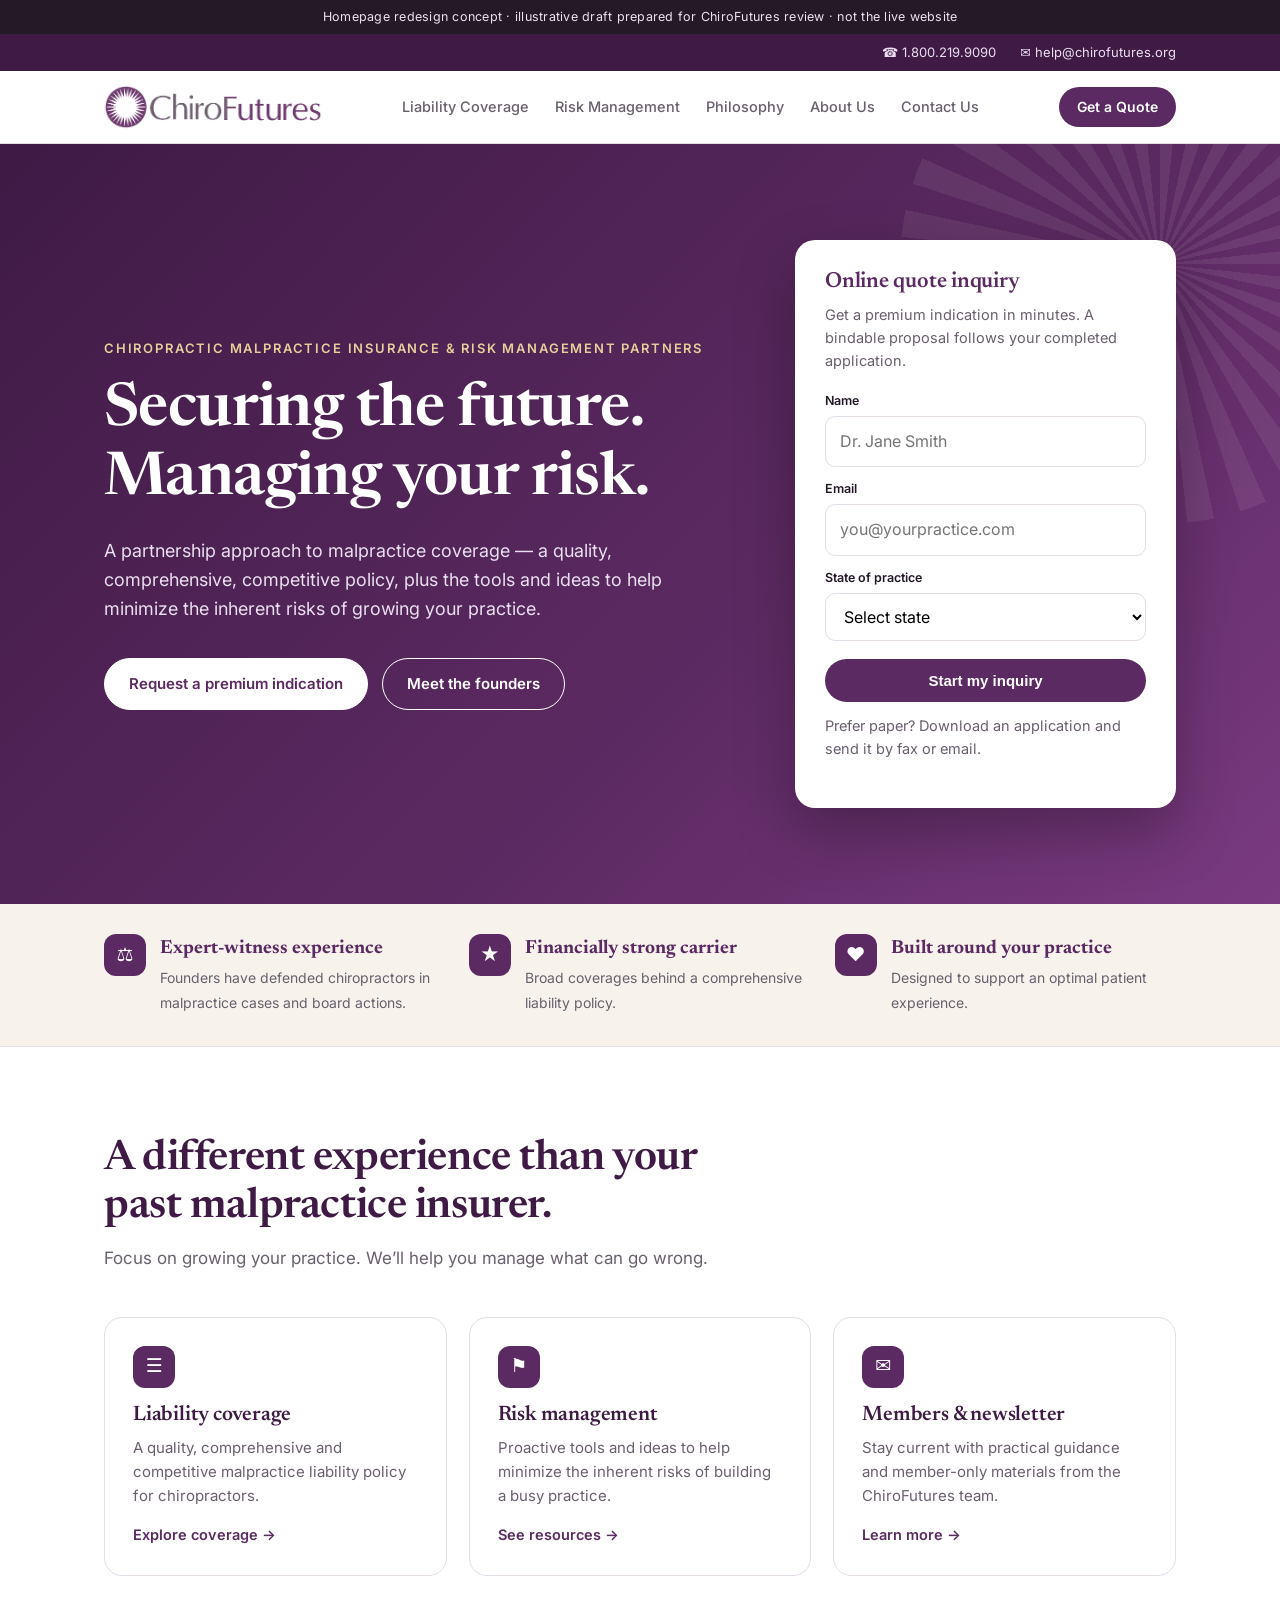
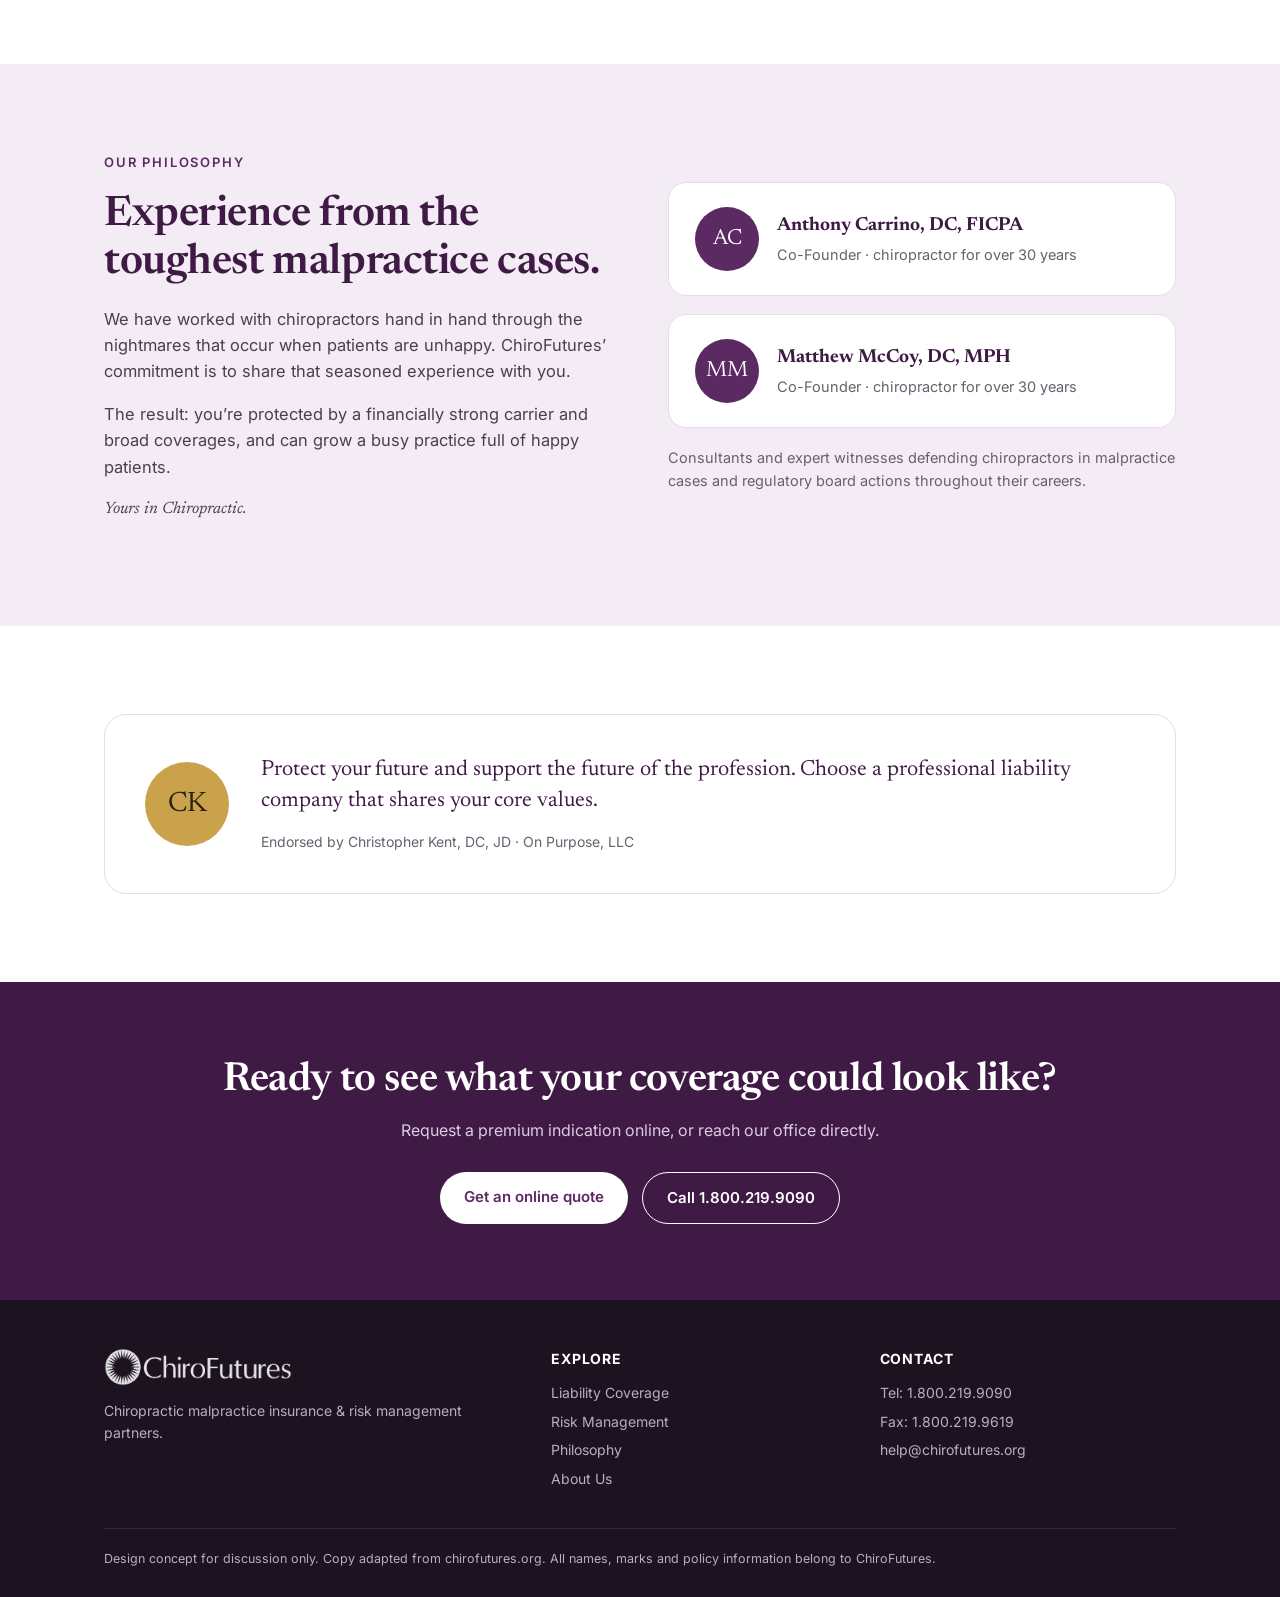
<file: index.html>
<!DOCTYPE html>
<html lang="en">
<head>
<meta charset="utf-8">
<meta name="viewport" content="width=device-width, initial-scale=1">
<title>ChiroFutures – Homepage Redesign Concept</title>
<meta name="robots" content="noindex">
<link rel="preconnect" href="https://fonts.googleapis.com">
<link rel="preconnect" href="https://fonts.gstatic.com" crossorigin>
<link href="https://fonts.googleapis.com/css2?family=Newsreader:opsz,wght@6..72,500;6..72,600&family=Inter:wght@400;500;600&display=swap" rel="stylesheet">
<link rel="stylesheet" href="style.css">
</head>
<body>

<div class="concept">Homepage redesign concept &middot; illustrative draft prepared for ChiroFutures review &middot; not the live website</div>

<div class="topbar"><div class="wrap">
  <a href="tel:18002199090">&#9742; 1.800.219.9090</a>
  <a href="mailto:help@chirofutures.org">&#9993; help@chirofutures.org</a>
</div></div>

<header class="nav"><div class="wrap">
  <a class="brand" href="index.html"><img src="assets/logo.svg" alt="ChiroFutures"></a>
  <nav><ul>
    <li><a href="index.html#coverage">Liability Coverage</a></li>
    <li><a href="index.html#risk">Risk Management</a></li>
    <li><a href="index.html#philosophy">Philosophy</a></li>
    <li><a href="about.html">About Us</a></li>
    <li><a href="index.html#contact">Contact Us</a></li>
  </ul></nav>
  <a class="btn btn-primary btn-sm" href="index.html#quote">Get a Quote</a>
</div></header>

<main id="top">
  <div class="hero"><div class="wrap">
    <div>
      <div class="eyebrow">Chiropractic malpractice insurance &amp; risk management partners</div>
      <h1>Securing the future. Managing your risk.</h1>
      <p class="lead">A partnership approach to malpractice coverage &mdash; a quality, comprehensive, competitive policy, plus the tools and ideas to help minimize the inherent risks of growing your practice.</p>
      <div class="cta">
        <a class="btn btn-ghost" href="#quote" style="background:#fff;color:var(--plum)">Request a premium indication</a>
        <a class="btn btn-ghost" href="about.html">Meet the founders</a>
      </div>
    </div>

    <form class="quote-card" id="quote" onsubmit="event.preventDefault();this.querySelector('button').textContent='Concept only – form not connected';">
      <h3>Online quote inquiry</h3>
      <p>Get a premium indication in minutes. A bindable proposal follows your completed application.</p>
      <label for="n">Name</label><input id="n" placeholder="Dr. Jane Smith">
      <label for="e">Email</label><input id="e" type="email" placeholder="you@yourpractice.com">
      <label for="s">State of practice</label>
      <select id="s"><option>Select state</option><option>Florida</option><option>Other</option></select>
      <button class="btn btn-primary" type="submit">Start my inquiry</button>
      <p class="fine">Prefer paper? Download an application and send it by fax or email.</p>
    </form>
  </div></div>

  <div class="strip"><div class="wrap">
    <div><span class="ico">&#9878;</span><p><b>Expert-witness experience</b><small>Founders have defended chiropractors in malpractice cases and board actions.</small></p></div>
    <div><span class="ico">&#9733;</span><p><b>Financially strong carrier</b><small>Broad coverages behind a comprehensive liability policy.</small></p></div>
    <div><span class="ico">&#9829;</span><p><b>Built around your practice</b><small>Designed to support an optimal patient experience.</small></p></div>
  </div></div>

  <section id="coverage">
    <div class="wrap">
      <div class="sec-head">
        <h2>A different experience than your past malpractice insurer.</h2>
        <p>Focus on growing your practice. We&rsquo;ll help you manage what can go wrong.</p>
      </div>
      <div class="cards" id="risk">
        <article class="card"><span class="ico">&#9776;</span><h3>Liability coverage</h3><p>A quality, comprehensive and competitive malpractice liability policy for chiropractors.</p><a class="more" href="#quote">Explore coverage &rarr;</a></article>
        <article class="card"><span class="ico">&#9873;</span><h3>Risk management</h3><p>Proactive tools and ideas to help minimize the inherent risks of building a busy practice.</p><a class="more" href="#contact">See resources &rarr;</a></article>
        <article class="card"><span class="ico">&#9993;</span><h3>Members &amp; newsletter</h3><p>Stay current with practical guidance and member-only materials from the ChiroFutures team.</p><a class="more" href="#contact">Learn more &rarr;</a></article>
      </div>
    </div>
  </section>

  <section class="founders">
    <div class="wrap grid">
      <div id="philosophy">
        <div class="eyebrow" style="color:var(--plum)">Our philosophy</div>
        <h2>Experience from the toughest malpractice cases.</h2>
        <p>We have worked with chiropractors hand in hand through the nightmares that occur when patients are unhappy. ChiroFutures&rsquo; commitment is to share that seasoned experience with you.</p>
        <p>The result: you&rsquo;re protected by a financially strong carrier and broad coverages, and can grow a busy practice full of happy patients.</p>
        <p class="sig">Yours in Chiropractic.</p>
      </div>
      <div class="people">
        <div class="person"><div class="avatar">AC</div><div><b>Anthony Carrino, DC, FICPA</b><span>Co-Founder &middot; chiropractor for over 30 years</span></div></div>
        <div class="person"><div class="avatar">MM</div><div><b>Matthew McCoy, DC, MPH</b><span>Co-Founder &middot; chiropractor for over 30 years</span></div></div>
        <p style="font-size:14.5px;color:var(--muted)">Consultants and expert witnesses defending chiropractors in malpractice cases and regulatory board actions throughout their careers.</p>
      </div>
    </div>
  </section>

  <section class="endorse">
    <div class="wrap">
      <div class="box">
        <div class="avatar">CK</div>
        <div>
          <blockquote>Protect your future and support the future of the profession. Choose a professional liability company that shares your core values.</blockquote>
          <cite>Endorsed by Christopher Kent, DC, JD &middot; On Purpose, LLC</cite>
        </div>
      </div>
    </div>
  </section>

  <div class="cta-band" id="contact"><div class="wrap">
    <h2>Ready to see what your coverage could look like?</h2>
    <p>Request a premium indication online, or reach our office directly.</p>
    <div class="cta">
      <a class="btn btn-primary" style="background:#fff;color:var(--plum)" href="#quote">Get an online quote</a>
      <a class="btn btn-ghost" href="tel:18002199090">Call 1.800.219.9090</a>
    </div>
  </div></div>
</main>

<footer><div class="wrap">
  <div class="cols">
    <div><img class="foot-logo" src="assets/logo.svg" alt="ChiroFutures"><p>Chiropractic malpractice insurance &amp; risk management partners.</p></div>
    <div><h4>Explore</h4><ul><li><a href="index.html#coverage">Liability Coverage</a></li><li><a href="index.html#risk">Risk Management</a></li><li><a href="index.html#philosophy">Philosophy</a></li><li><a href="about.html">About Us</a></li></ul></div>
    <div><h4>Contact</h4><ul><li>Tel: 1.800.219.9090</li><li>Fax: 1.800.219.9619</li><li><a href="mailto:help@chirofutures.org">help@chirofutures.org</a></li></ul></div>
  </div>
  <div class="legal">Design concept for discussion only. Copy adapted from chirofutures.org. All names, marks and policy information belong to ChiroFutures.</div>
</div></footer>

</body>
</html>
</file>
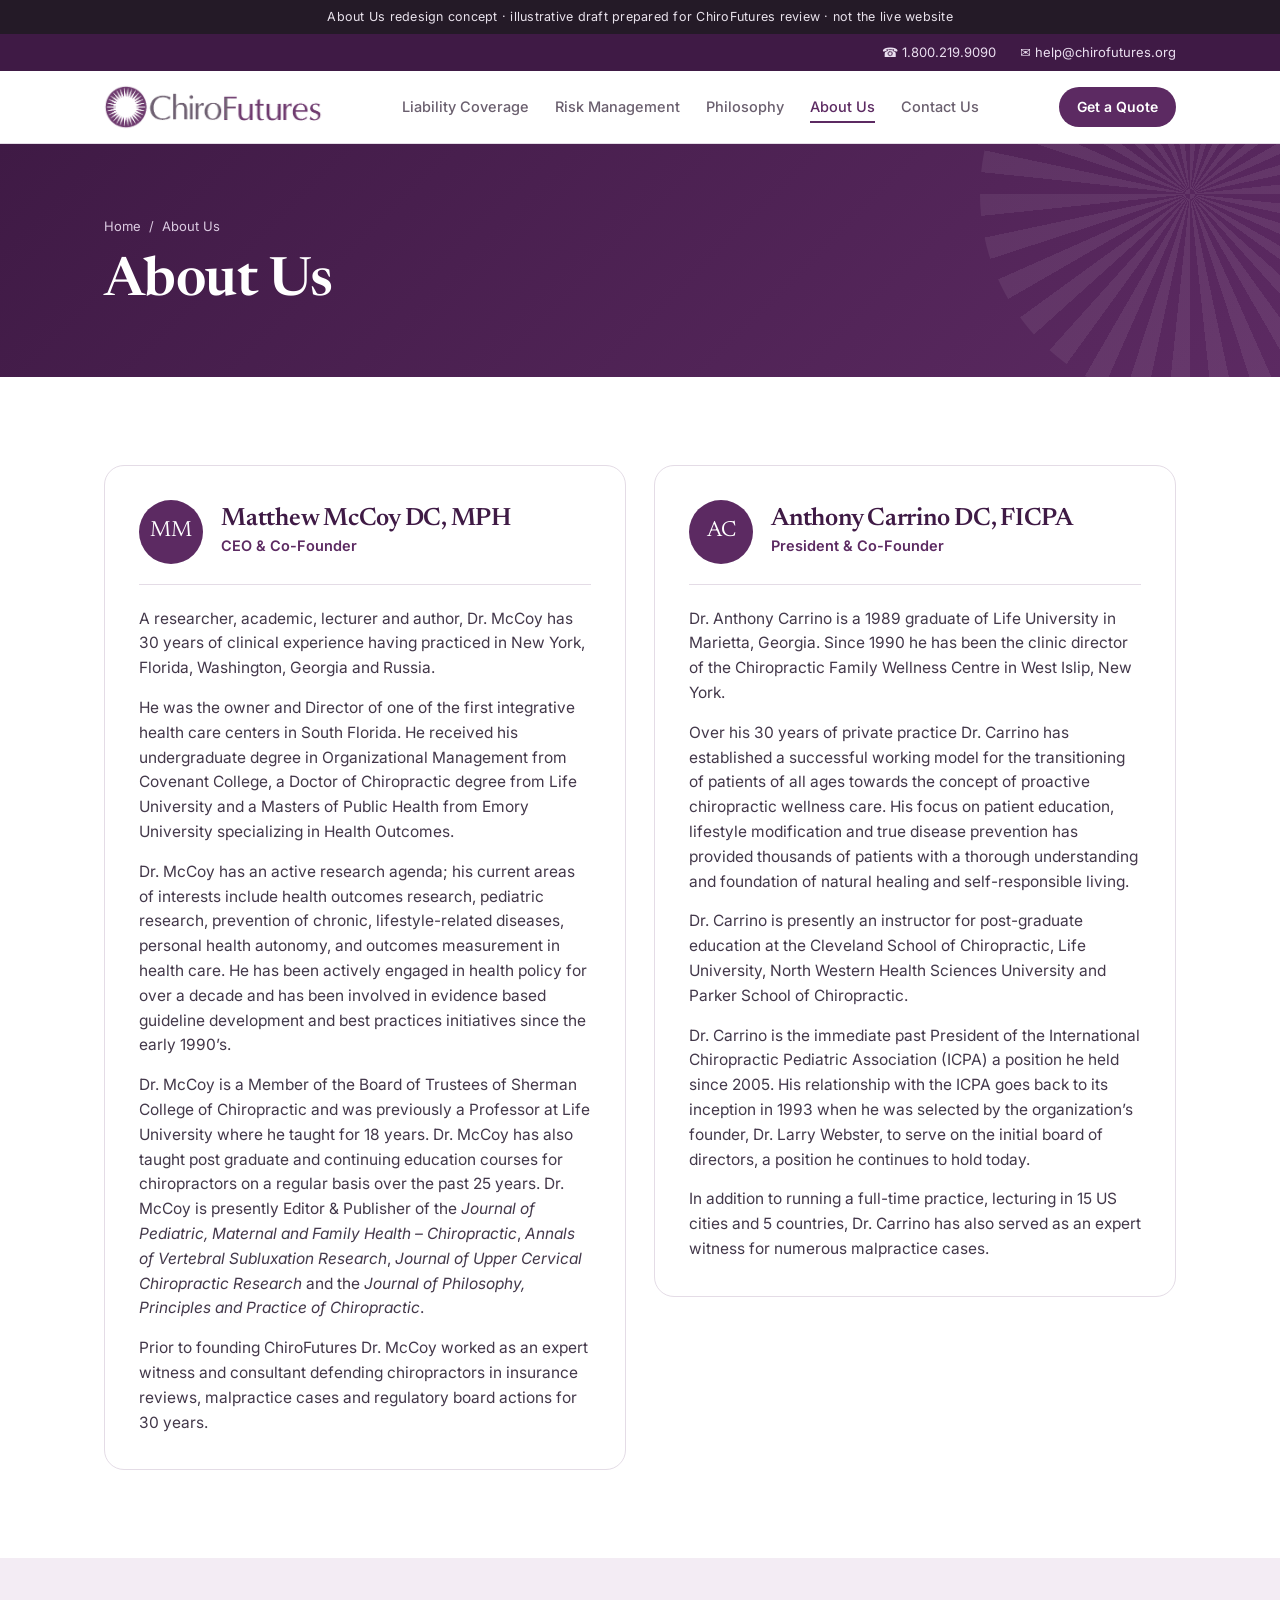
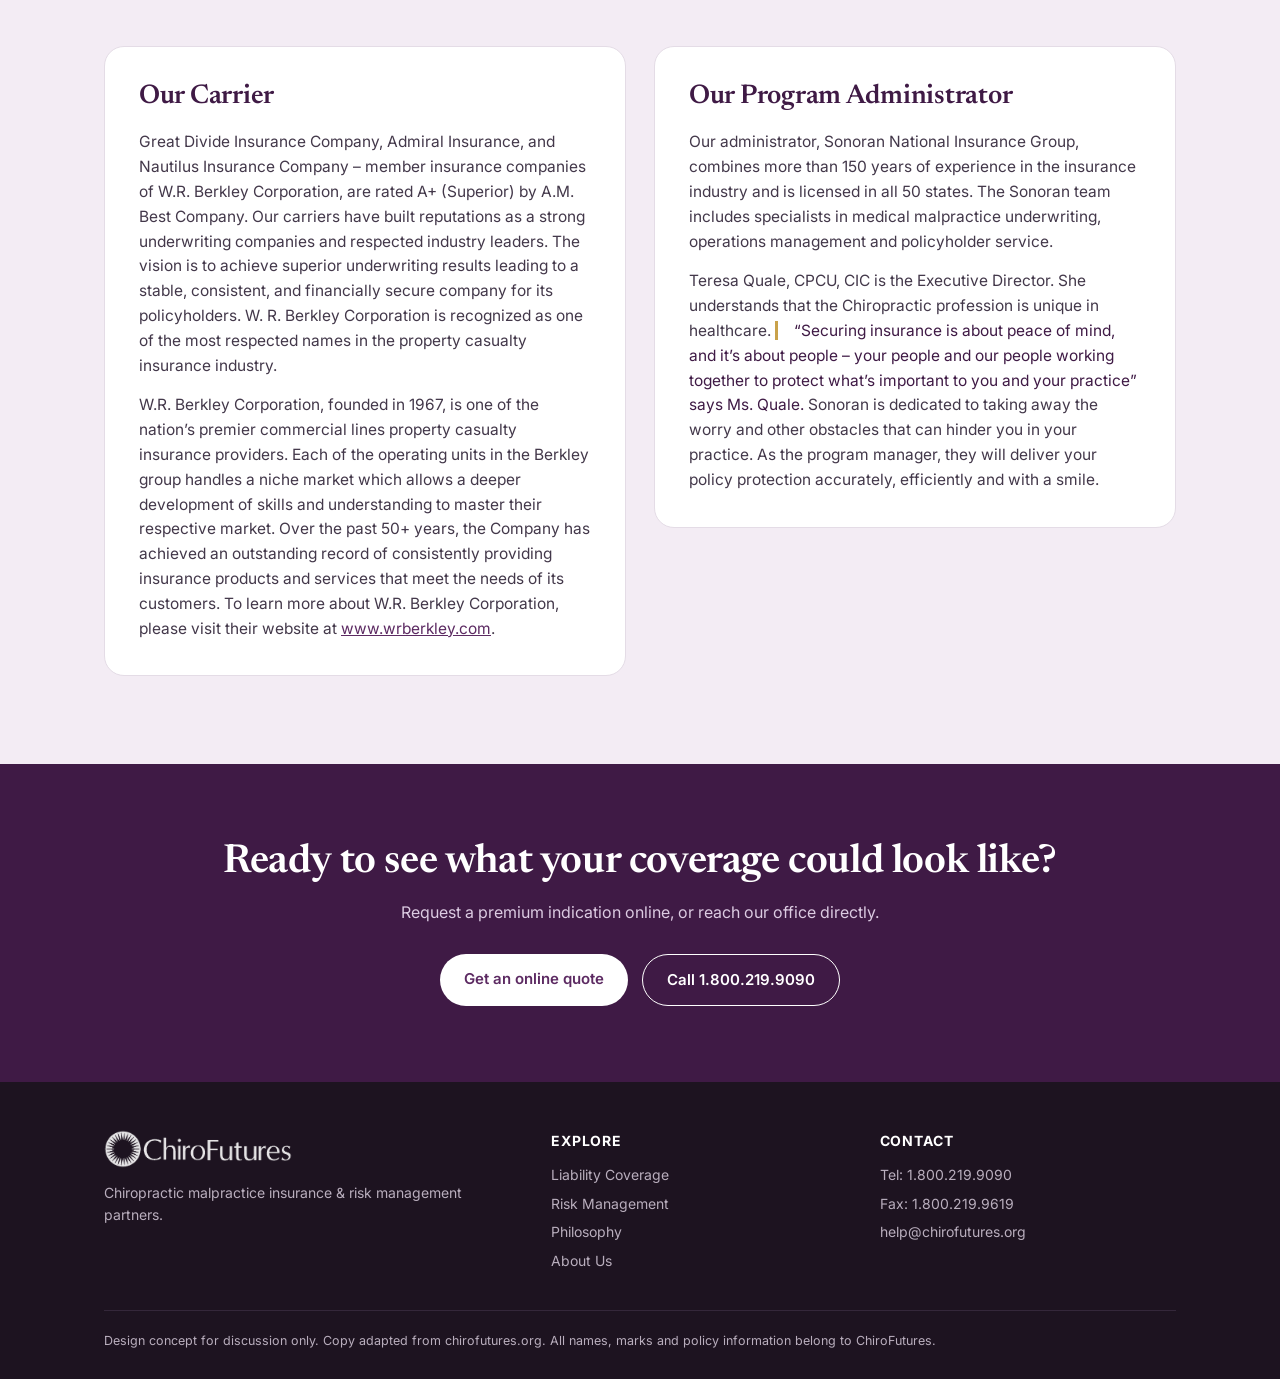
<file: about.html>
<!DOCTYPE html>
<html lang="en">
<head>
<meta charset="utf-8">
<meta name="viewport" content="width=device-width, initial-scale=1">
<title>ChiroFutures – About Us – Redesign Concept</title>
<meta name="robots" content="noindex">
<link rel="preconnect" href="https://fonts.googleapis.com">
<link rel="preconnect" href="https://fonts.gstatic.com" crossorigin>
<link href="https://fonts.googleapis.com/css2?family=Newsreader:opsz,wght@6..72,500;6..72,600&family=Inter:wght@400;500;600&display=swap" rel="stylesheet">
<link rel="stylesheet" href="style.css">
</head>
<body>

<div class="concept">About Us redesign concept &middot; illustrative draft prepared for ChiroFutures review &middot; not the live website</div>

<div class="topbar"><div class="wrap">
  <a href="tel:18002199090">&#9742; 1.800.219.9090</a>
  <a href="mailto:help@chirofutures.org">&#9993; help@chirofutures.org</a>
</div></div>

<header class="nav"><div class="wrap">
  <a class="brand" href="index.html"><img src="assets/logo.svg" alt="ChiroFutures"></a>
  <nav><ul>
    <li><a href="index.html#coverage">Liability Coverage</a></li>
    <li><a href="index.html#risk">Risk Management</a></li>
    <li><a href="index.html#philosophy">Philosophy</a></li>
    <li><a href="about.html" class="active">About Us</a></li>
    <li><a href="index.html#contact">Contact Us</a></li>
  </ul></nav>
  <a class="btn btn-primary btn-sm" href="index.html#quote">Get a Quote</a>
</div></header>

<main>
  <div class="page-hero"><div class="wrap">
    <div class="crumbs"><a href="index.html">Home</a> &nbsp;/&nbsp; About Us</div>
    <h1>About Us</h1>
  </div></div>

  <section>
    <div class="wrap bios">
      <article class="bio">
        <div class="head"><div class="avatar">MM</div><div><h2>Matthew McCoy DC, MPH</h2><div class="role">CEO &amp; Co-Founder</div></div></div>
        <p>A researcher, academic, lecturer and author, Dr. McCoy has 30 years of clinical experience having practiced in New York, Florida, Washington, Georgia and Russia.</p>
        <p>He was the owner and Director of one of the first integrative health care centers in South Florida. He received his undergraduate degree in Organizational Management from Covenant College, a Doctor of Chiropractic degree from Life University and a Masters of Public Health from Emory University specializing in Health Outcomes.</p>
        <p>Dr. McCoy has an active research agenda; his current areas of interests include health outcomes research, pediatric research, prevention of chronic, lifestyle-related diseases, personal health autonomy, and outcomes measurement in health care. He has been actively engaged in health policy for over a decade and has been involved in evidence based guideline development and best practices initiatives since the early 1990&rsquo;s.</p>
        <p>Dr. McCoy is a Member of the Board of Trustees of Sherman College of Chiropractic and was previously a Professor at Life University where he taught for 18 years. Dr. McCoy has also taught post graduate and continuing education courses for chiropractors on a regular basis over the past 25 years. Dr. McCoy is presently Editor &amp; Publisher of the <em>Journal of Pediatric, Maternal and Family Health &ndash; Chiropractic</em>, <em>Annals of Vertebral Subluxation Research</em>, <em>Journal of Upper Cervical Chiropractic Research</em> and the <em>Journal of Philosophy, Principles and Practice of Chiropractic</em>.</p>
        <p>Prior to founding ChiroFutures Dr. McCoy worked as an expert witness and consultant defending chiropractors in insurance reviews, malpractice cases and regulatory board actions for 30 years.</p>
      </article>

      <article class="bio">
        <div class="head"><div class="avatar">AC</div><div><h2>Anthony Carrino DC, FICPA</h2><div class="role">President &amp; Co-Founder</div></div></div>
        <p>Dr. Anthony Carrino is a 1989 graduate of Life University in Marietta, Georgia. Since 1990 he has been the clinic director of the Chiropractic Family Wellness Centre in West Islip, New York.</p>
        <p>Over his 30 years of private practice Dr. Carrino has established a successful working model for the transitioning of patients of all ages towards the concept of proactive chiropractic wellness care. His focus on patient education, lifestyle modification and true disease prevention has provided thousands of patients with a thorough understanding and foundation of natural healing and self-responsible living.</p>
        <p>Dr. Carrino is presently an instructor for post-graduate education at the Cleveland School of Chiropractic, Life University, North Western Health Sciences University and Parker School of Chiropractic.</p>
        <p>Dr. Carrino is the immediate past President of the International Chiropractic Pediatric Association (ICPA) a position he held since 2005. His relationship with the ICPA goes back to its inception in 1993 when he was selected by the organization&rsquo;s founder, Dr. Larry Webster, to serve on the initial board of directors, a position he continues to hold today.</p>
        <p>In addition to running a full-time practice, lecturing in 15 US cities and 5 countries, Dr. Carrino has also served as an expert witness for numerous malpractice cases.</p>
      </article>
    </div>
  </section>

  <section class="partners">
    <div class="wrap cols2">
      <article class="pcard">
        <h2>Our Carrier</h2>
        <p>Great Divide Insurance Company, Admiral Insurance, and Nautilus Insurance Company &ndash; member insurance companies of W.R. Berkley Corporation, are rated A+ (Superior) by A.M. Best Company. Our carriers have built reputations as a strong underwriting companies and respected industry leaders. The vision is to achieve superior underwriting results leading to a stable, consistent, and financially secure company for its policyholders. W. R. Berkley Corporation is recognized as one of the most respected names in the property casualty insurance industry.</p>
        <p>W.R. Berkley Corporation, founded in 1967, is one of the nation&rsquo;s premier commercial lines property casualty insurance providers. Each of the operating units in the Berkley group handles a niche market which allows a deeper development of skills and understanding to master their respective market. Over the past 50+ years, the Company has achieved an outstanding record of consistently providing insurance products and services that meet the needs of its customers. To learn more about W.R. Berkley Corporation, please visit their website at <a class="ext" href="https://www.wrberkley.com" target="_blank" rel="noopener">www.wrberkley.com</a>.</p>
      </article>

      <article class="pcard">
        <h2>Our Program Administrator</h2>
        <p>Our administrator, Sonoran National Insurance Group, combines more than 150 years of experience in the insurance industry and is licensed in all 50 states. The Sonoran team includes specialists in medical malpractice underwriting, operations management and policyholder service.</p>
        <p>Teresa Quale, CPCU, CIC is the Executive Director. She understands that the Chiropractic profession is unique in healthcare. <span class="pull">&ldquo;Securing insurance is about peace of mind, and it&rsquo;s about people &ndash; your people and our people working together to protect what&rsquo;s important to you and your practice&rdquo; says Ms. Quale.</span> Sonoran is dedicated to taking away the worry and other obstacles that can hinder you in your practice. As the program manager, they will deliver your policy protection accurately, efficiently and with a smile.</p>
      </article>
    </div>
  </section>

  <div class="cta-band"><div class="wrap">
    <h2>Ready to see what your coverage could look like?</h2>
    <p>Request a premium indication online, or reach our office directly.</p>
    <div class="cta">
      <a class="btn btn-primary" style="background:#fff;color:var(--plum)" href="index.html#quote">Get an online quote</a>
      <a class="btn btn-ghost" href="tel:18002199090">Call 1.800.219.9090</a>
    </div>
  </div></div>
</main>

<footer><div class="wrap">
  <div class="cols">
    <div><img class="foot-logo" src="assets/logo.svg" alt="ChiroFutures"><p>Chiropractic malpractice insurance &amp; risk management partners.</p></div>
    <div><h4>Explore</h4><ul><li><a href="index.html#coverage">Liability Coverage</a></li><li><a href="index.html#risk">Risk Management</a></li><li><a href="index.html#philosophy">Philosophy</a></li><li><a href="about.html">About Us</a></li></ul></div>
    <div><h4>Contact</h4><ul><li>Tel: 1.800.219.9090</li><li>Fax: 1.800.219.9619</li><li><a href="mailto:help@chirofutures.org">help@chirofutures.org</a></li></ul></div>
  </div>
  <div class="legal">Design concept for discussion only. Copy adapted from chirofutures.org. All names, marks and policy information belong to ChiroFutures.</div>
</div></footer>

</body>
</html>
</file>
<file: style.css>
:root{
    --plum:#5c2a62; --plum-dark:#3f1a45; --plum-soft:#f3ecf4;
    --sand:#f7f3ec; --ink:#241a27; --muted:#6a5f6e; --line:#e4dce6; --accent:#c9a24b;
  }
  *{box-sizing:border-box;margin:0;padding:0}
  html{scroll-behavior:smooth}
  body{font-family:Inter,system-ui,sans-serif;color:var(--ink);line-height:1.6;background:#fff}
  h1,h2,h3{font-family:Newsreader,Georgia,serif;font-weight:600;line-height:1.15;letter-spacing:-.01em}
  a{color:inherit;text-decoration:none}
  .wrap{max-width:1120px;margin:0 auto;padding:0 24px}

  .concept{background:var(--ink);color:#e9e2ec;font-size:12.5px;text-align:center;padding:7px 16px;letter-spacing:.02em}

  .topbar{background:var(--plum-dark);color:#eadff0;font-size:13px}
  .topbar .wrap{display:flex;justify-content:flex-end;gap:24px;padding-top:8px;padding-bottom:8px;flex-wrap:wrap}
  .topbar a:hover{text-decoration:underline}

  header.nav{position:sticky;top:0;z-index:20;background:rgba(255,255,255,.96);backdrop-filter:blur(8px);border-bottom:1px solid var(--line)}
  header.nav .wrap{display:flex;align-items:center;justify-content:space-between;height:72px}
  .brand{display:flex;align-items:center}
  .brand img{height:44px;width:auto;display:block}
  .foot-logo{height:38px;width:auto;display:block;margin-bottom:14px;filter:brightness(0) invert(1);opacity:.92}
  nav ul{display:flex;gap:26px;list-style:none;font-size:14.5px;font-weight:500}
  nav a{color:var(--muted);padding:6px 0;border-bottom:2px solid transparent}
  nav a:hover{color:var(--plum);border-color:var(--plum)}
  .btn{display:inline-block;padding:13px 24px;border-radius:999px;font-weight:600;font-size:15px;transition:.2s}
  .btn-primary{background:var(--plum);color:#fff}
  .btn-primary:hover{background:var(--plum-dark);transform:translateY(-1px)}
  .btn-ghost{border:1.5px solid #fff;color:#fff}
  .btn-ghost:hover{background:#fff;color:var(--plum)}
  .btn-sm{padding:9px 18px;font-size:14px}
  @media(max-width:900px){nav ul{display:none}}

  .hero{background:linear-gradient(135deg,var(--plum-dark),var(--plum) 60%,#7a3a80);color:#fff;position:relative;overflow:hidden}
  .hero::after{content:"";position:absolute;right:-140px;top:-140px;width:520px;height:520px;border-radius:50%;
     background:repeating-conic-gradient(rgba(255,255,255,.07) 0 6deg,transparent 6deg 12deg)}
  .hero .wrap{display:grid;grid-template-columns:1.25fr .75fr;gap:56px;padding-top:96px;padding-bottom:96px;position:relative;z-index:1;align-items:center}
  .eyebrow{font-size:13px;letter-spacing:.14em;text-transform:uppercase;color:#e6cf9a;font-weight:600;margin-bottom:18px}
  .hero h1{font-size:clamp(38px,5vw,60px);margin-bottom:22px}
  .hero p.lead{font-size:18px;color:#eadff0;max-width:560px;margin-bottom:34px}
  .hero .cta{display:flex;gap:14px;flex-wrap:wrap}
  .quote-card{background:#fff;color:var(--ink);border-radius:20px;padding:30px;box-shadow:0 24px 60px rgba(0,0,0,.28)}
  .quote-card h3{font-size:22px;color:var(--plum);margin-bottom:8px}
  .quote-card p{font-size:14.5px;color:var(--muted);margin-bottom:18px}
  .quote-card label{display:block;font-size:12.5px;font-weight:600;margin:12px 0 5px}
  .quote-card input,.quote-card select{width:100%;padding:12px 14px;border:1px solid var(--line);border-radius:10px;font:inherit;background:#fff}
  .quote-card .btn{width:100%;margin-top:18px;border:0;cursor:pointer;text-align:center}
  .fine{font-size:12px;color:var(--muted);margin-top:12px}
  @media(max-width:900px){.hero .wrap{grid-template-columns:1fr;padding-top:64px;padding-bottom:64px}}

  .strip{background:var(--sand);border-bottom:1px solid var(--line)}
  .strip .wrap{display:grid;grid-template-columns:repeat(3,1fr);gap:24px;padding-top:30px;padding-bottom:30px}
  .strip div{display:flex;gap:14px;align-items:flex-start}
  .strip b{display:block;font-family:Newsreader,serif;font-size:19px;color:var(--plum)}
  .strip small{color:var(--muted);font-size:14px}
  .ico{flex:none;width:42px;height:42px;border-radius:12px;background:var(--plum);color:#fff;display:grid;place-items:center;font-size:19px}
  @media(max-width:800px){.strip .wrap{grid-template-columns:1fr}}

  section{padding:88px 0}
  .sec-head{max-width:640px;margin-bottom:44px}
  .sec-head h2{font-size:clamp(30px,3.6vw,42px);color:var(--plum-dark);margin-bottom:14px}
  .sec-head p{color:var(--muted);font-size:17px}

  .cards{display:grid;grid-template-columns:repeat(3,1fr);gap:22px}
  .card{border:1px solid var(--line);border-radius:18px;padding:28px;background:#fff;transition:.2s}
  .card:hover{border-color:var(--plum);box-shadow:0 14px 34px rgba(92,42,98,.12);transform:translateY(-3px)}
  .card h3{font-size:21px;margin:16px 0 8px;color:var(--plum-dark)}
  .card p{color:var(--muted);font-size:15px;margin-bottom:14px}
  .card a.more{color:var(--plum);font-weight:600;font-size:14.5px}
  @media(max-width:900px){.cards{grid-template-columns:1fr}}

  .founders{background:var(--plum-soft)}
  .founders .grid{display:grid;grid-template-columns:1fr 1fr;gap:56px;align-items:center}
  .founders h2{font-size:clamp(30px,3.6vw,42px);color:var(--plum-dark);margin-bottom:18px}
  .founders p{color:#4a3f4e;margin-bottom:16px;font-size:16.5px}
  .people{display:grid;gap:18px}
  .person{background:#fff;border-radius:18px;padding:24px 26px;display:flex;gap:18px;align-items:center;border:1px solid var(--line)}
  .avatar{flex:none;width:64px;height:64px;border-radius:50%;background:var(--plum);color:#fff;display:grid;place-items:center;font-family:Newsreader,serif;font-size:22px}
  .person b{font-family:Newsreader,serif;font-size:19px;color:var(--plum-dark);display:block}
  .person span{color:var(--muted);font-size:14.5px}
  .sig{font-family:Newsreader,serif;font-style:italic;color:var(--plum);font-size:18px}
  @media(max-width:900px){.founders .grid{grid-template-columns:1fr;gap:32px}}

  .endorse .box{border:1px solid var(--line);border-radius:22px;padding:40px;display:grid;grid-template-columns:auto 1fr;gap:32px;align-items:center;background:#fff}
  .endorse .avatar{width:84px;height:84px;font-size:28px;background:var(--accent);color:#2b2112}
  .endorse blockquote{font-family:Newsreader,serif;font-size:22px;line-height:1.4;color:var(--plum-dark)}
  .endorse cite{display:block;margin-top:14px;font-style:normal;font-family:Inter,sans-serif;font-size:14px;color:var(--muted)}
  @media(max-width:700px){.endorse .box{grid-template-columns:1fr}}

  .cta-band{background:var(--plum-dark);color:#fff;text-align:center;padding:76px 0}
  .cta-band h2{font-size:clamp(28px,3.4vw,40px);margin-bottom:14px}
  .cta-band p{color:#dccbe2;max-width:600px;margin:0 auto 28px}
  .cta-band .cta{display:flex;gap:14px;justify-content:center;flex-wrap:wrap}

  footer{background:#1d1320;color:#b9aebd;font-size:14px;padding:48px 0 28px}
  footer .cols{display:grid;grid-template-columns:1.4fr 1fr 1fr;gap:32px;margin-bottom:32px}
  footer h4{color:#fff;font-size:14px;margin-bottom:12px;letter-spacing:.06em;text-transform:uppercase}
  footer li{list-style:none;margin-bottom:6px}
  footer a:hover{color:#fff}
  footer .legal{border-top:1px solid #34273a;padding-top:20px;font-size:12.5px}
  @media(max-width:800px){footer .cols{grid-template-columns:1fr}}

  nav a.active{color:var(--plum);border-color:var(--plum)}
  .page-hero{background:linear-gradient(135deg,var(--plum-dark),var(--plum));color:#fff;padding:72px 0 64px;position:relative;overflow:hidden}
  .page-hero::after{content:"";position:absolute;right:-120px;top:-160px;width:420px;height:420px;border-radius:50%;background:repeating-conic-gradient(rgba(255,255,255,.07) 0 6deg,transparent 6deg 12deg)}
  .page-hero .wrap{position:relative;z-index:1}
  .page-hero h1{font-size:clamp(36px,4.6vw,54px)}
  .crumbs{font-size:13px;color:#dccbe2;margin-bottom:14px}
  .crumbs a:hover{text-decoration:underline}
  .bios{display:grid;grid-template-columns:1fr 1fr;gap:28px;align-items:start}
  .bio{border:1px solid var(--line);border-radius:20px;padding:34px;background:#fff}
  .bio .head{display:flex;gap:18px;align-items:center;margin-bottom:22px;padding-bottom:20px;border-bottom:1px solid var(--line)}
  .bio h2{font-size:25px;color:var(--plum-dark)}
  .bio .role{color:var(--plum);font-weight:600;font-size:14.5px}
  .bio p{color:#43384a;font-size:15.5px;margin-bottom:15px}
  .bio p:last-child{margin-bottom:0}
  .partners{background:var(--plum-soft)}
  .partners .cols2{display:grid;grid-template-columns:1fr 1fr;gap:28px;align-items:start}
  .pcard{background:#fff;border:1px solid var(--line);border-radius:20px;padding:34px}
  .pcard h2{font-size:27px;color:var(--plum-dark);margin-bottom:18px}
  .pcard p{color:#43384a;font-size:15.5px;margin-bottom:15px}
  .pcard p:last-child{margin-bottom:0}
  .pcard .pull{border-left:3px solid var(--accent);padding-left:16px;color:var(--plum-dark)}
  .pcard a.ext{color:var(--plum);text-decoration:underline}
  @media(max-width:900px){.bios,.partners .cols2{grid-template-columns:1fr}}
</file>
